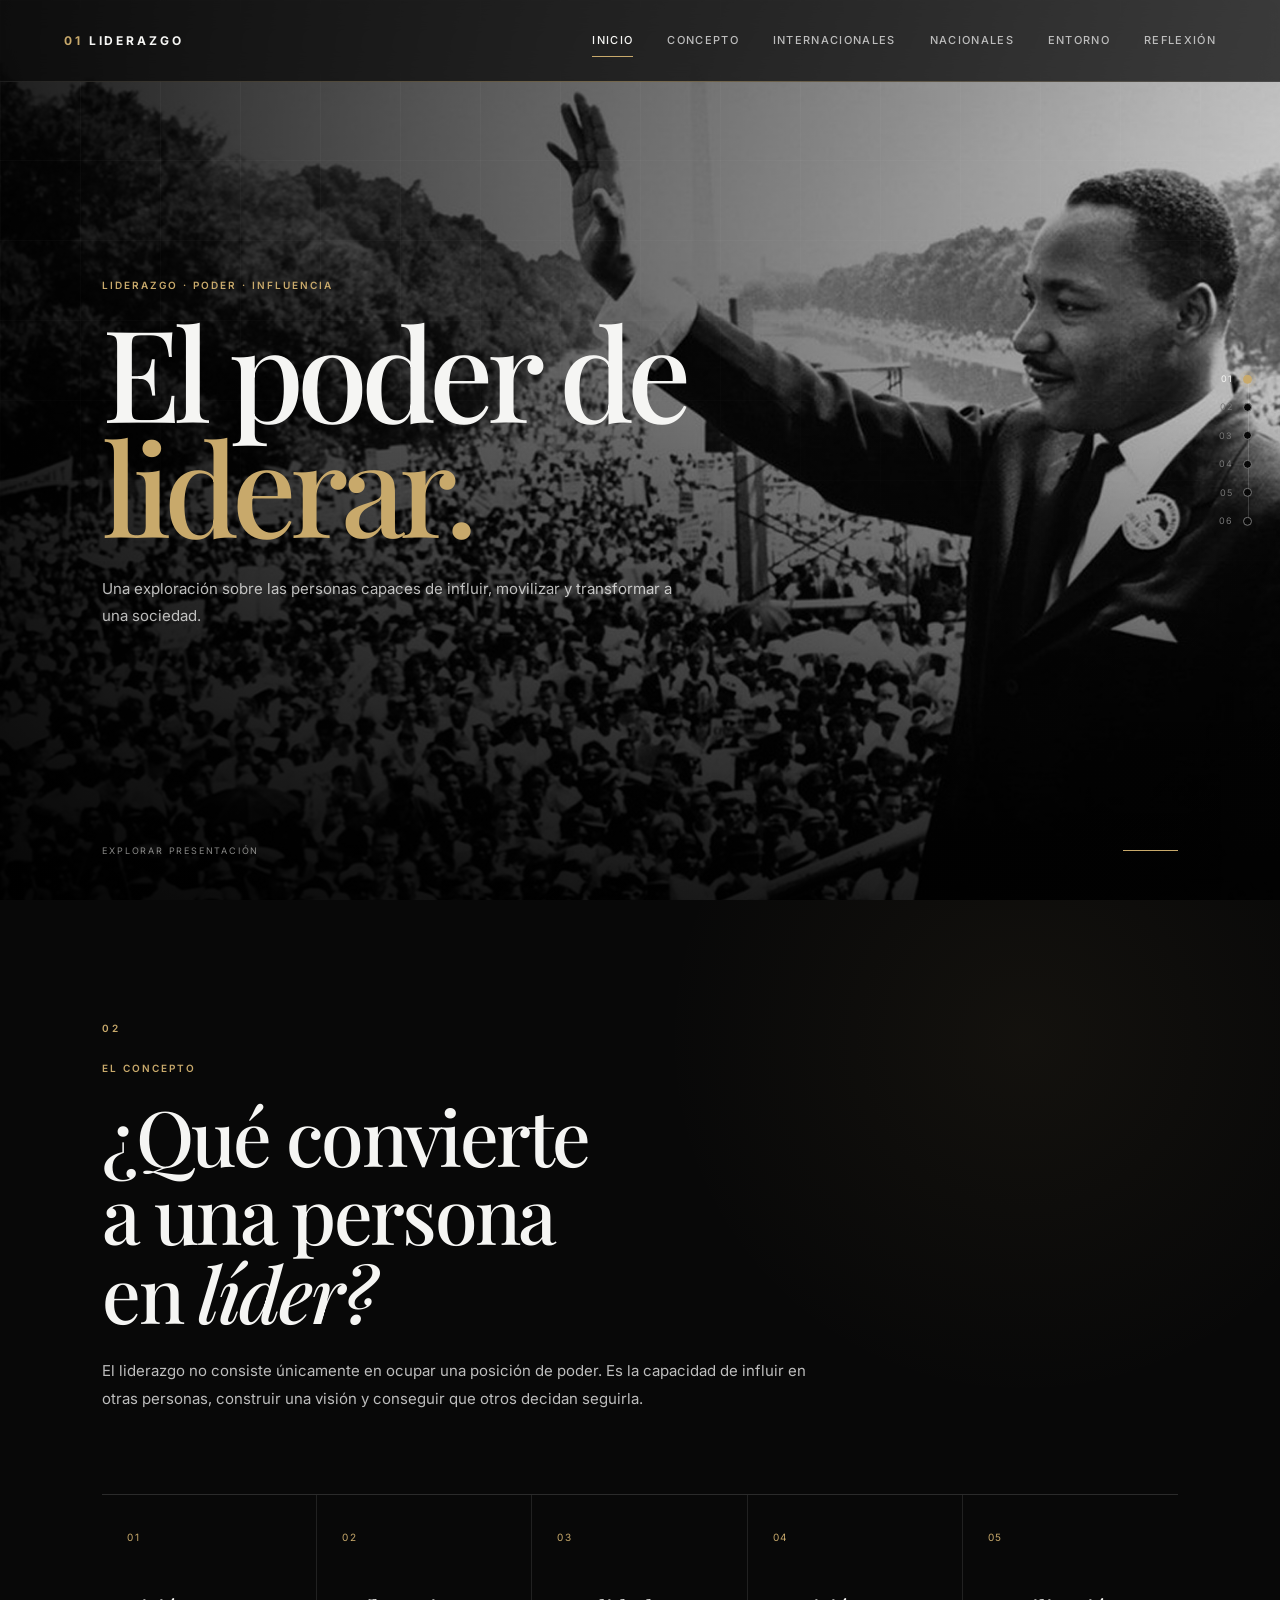
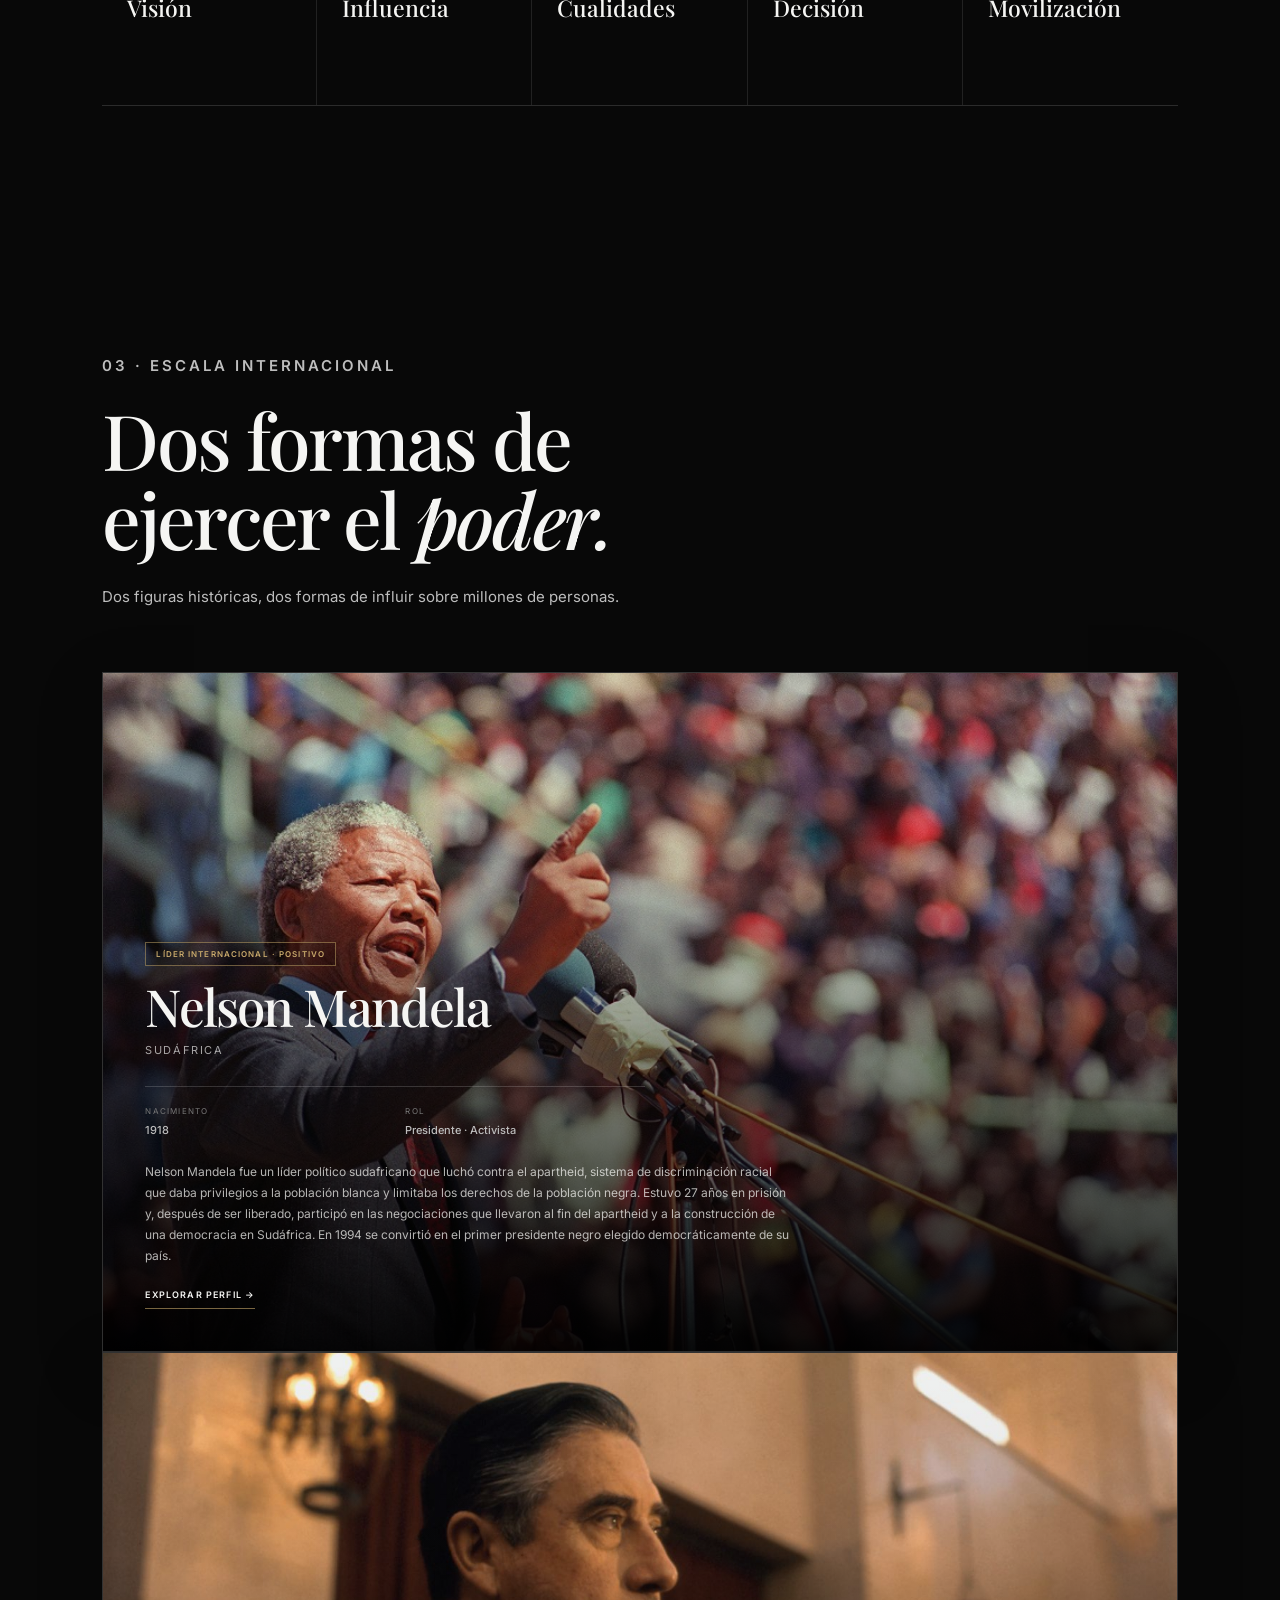
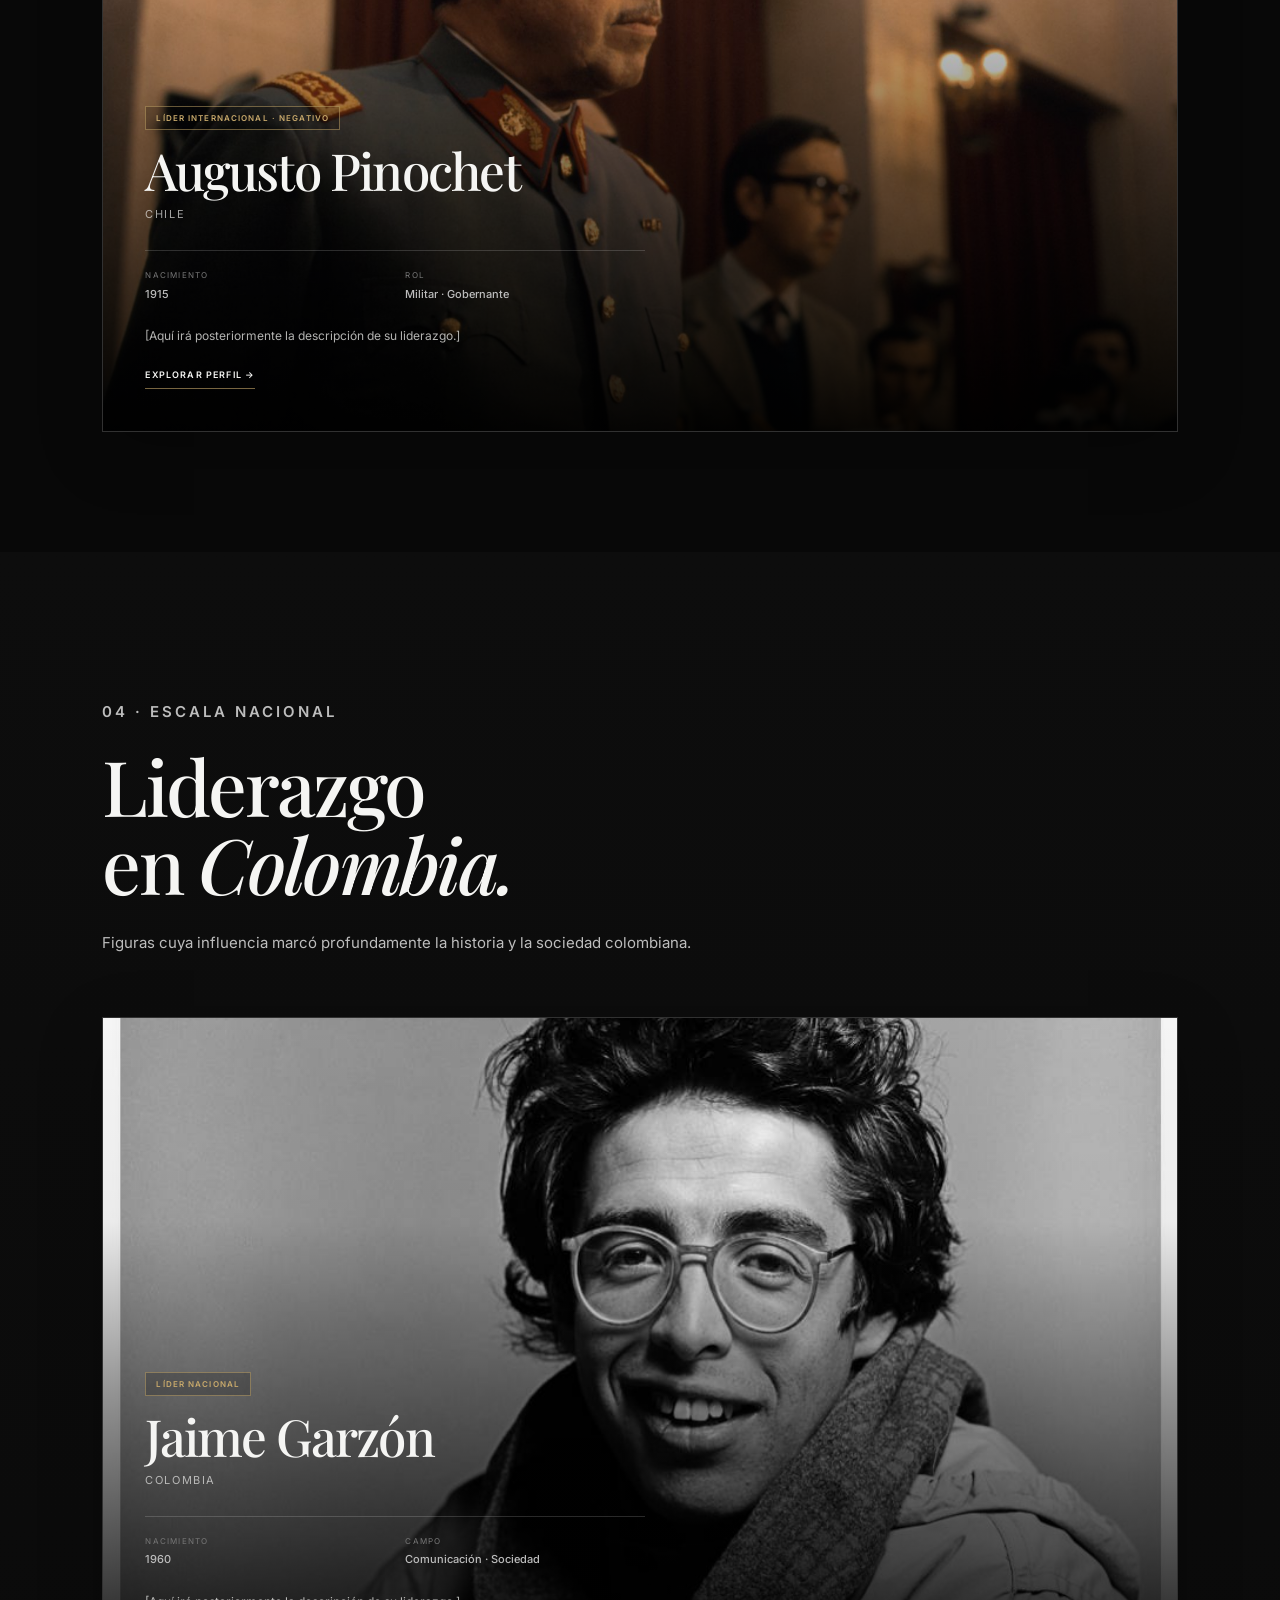
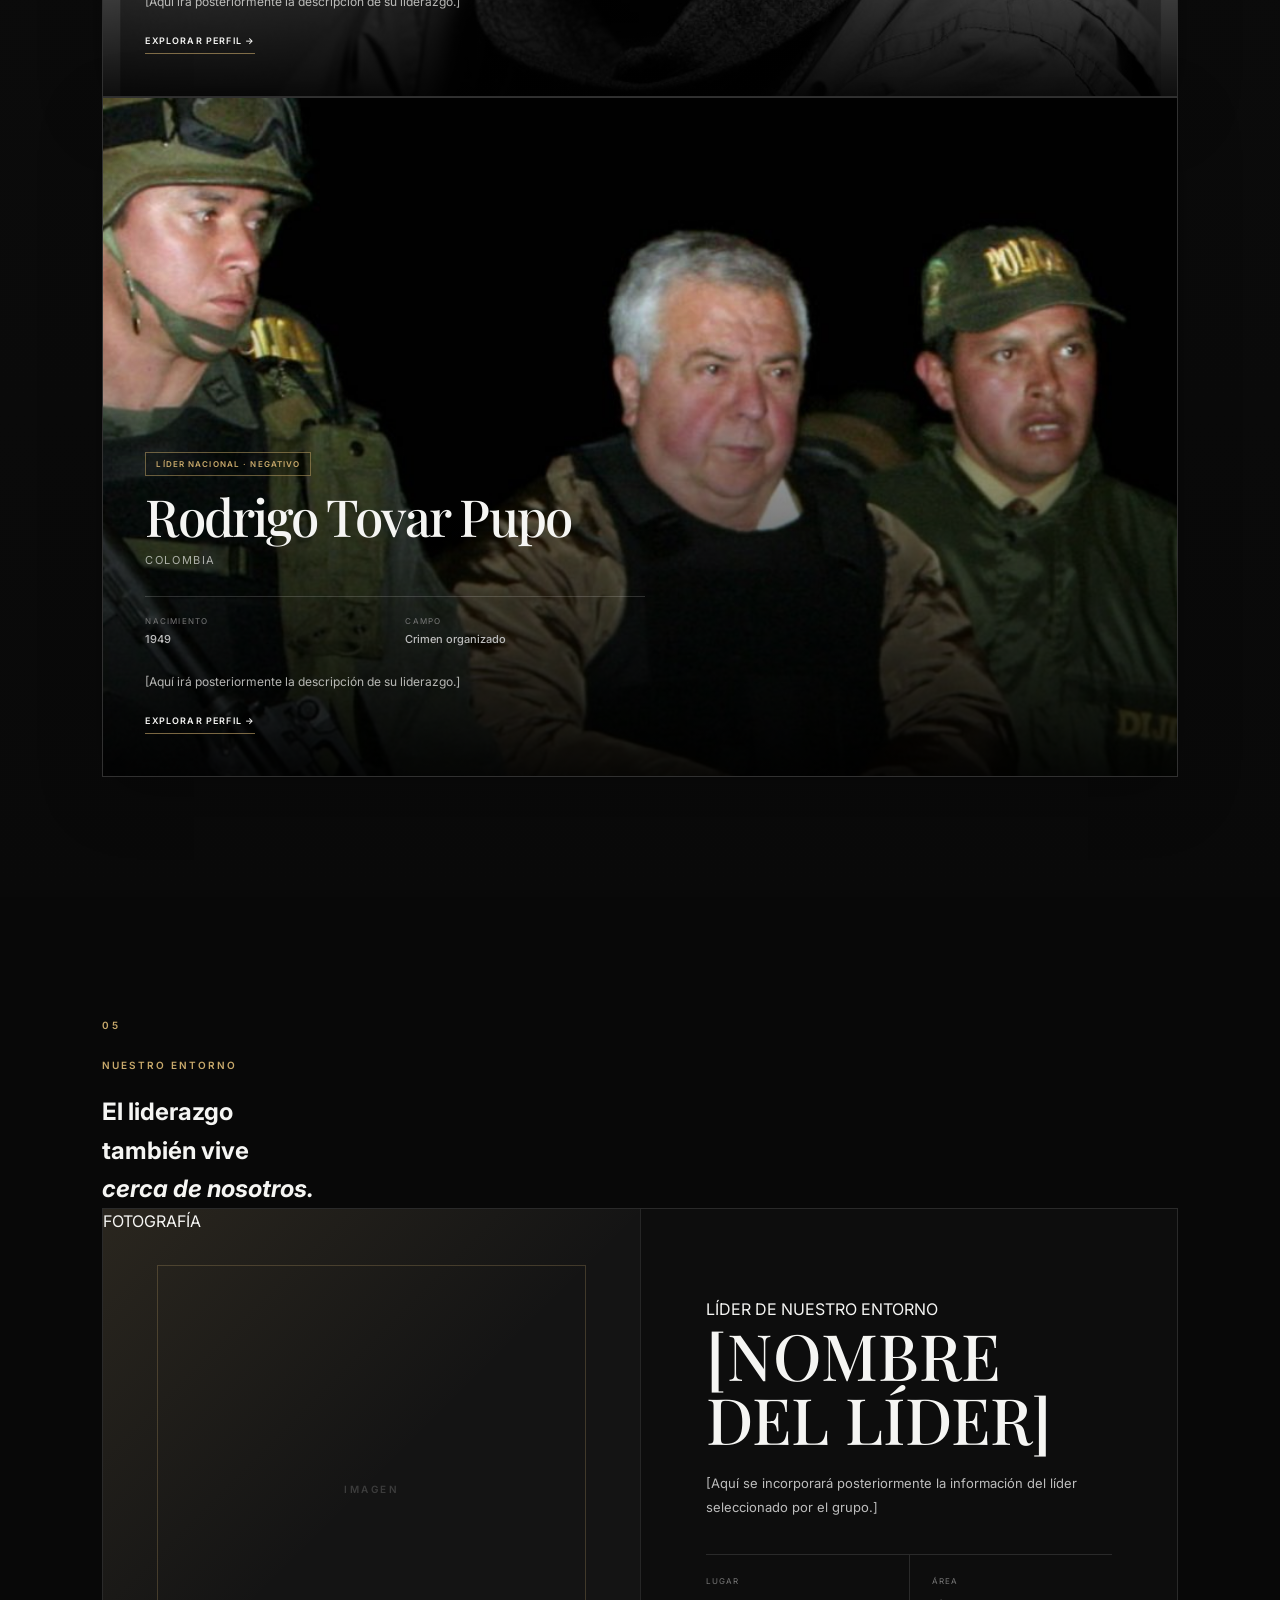
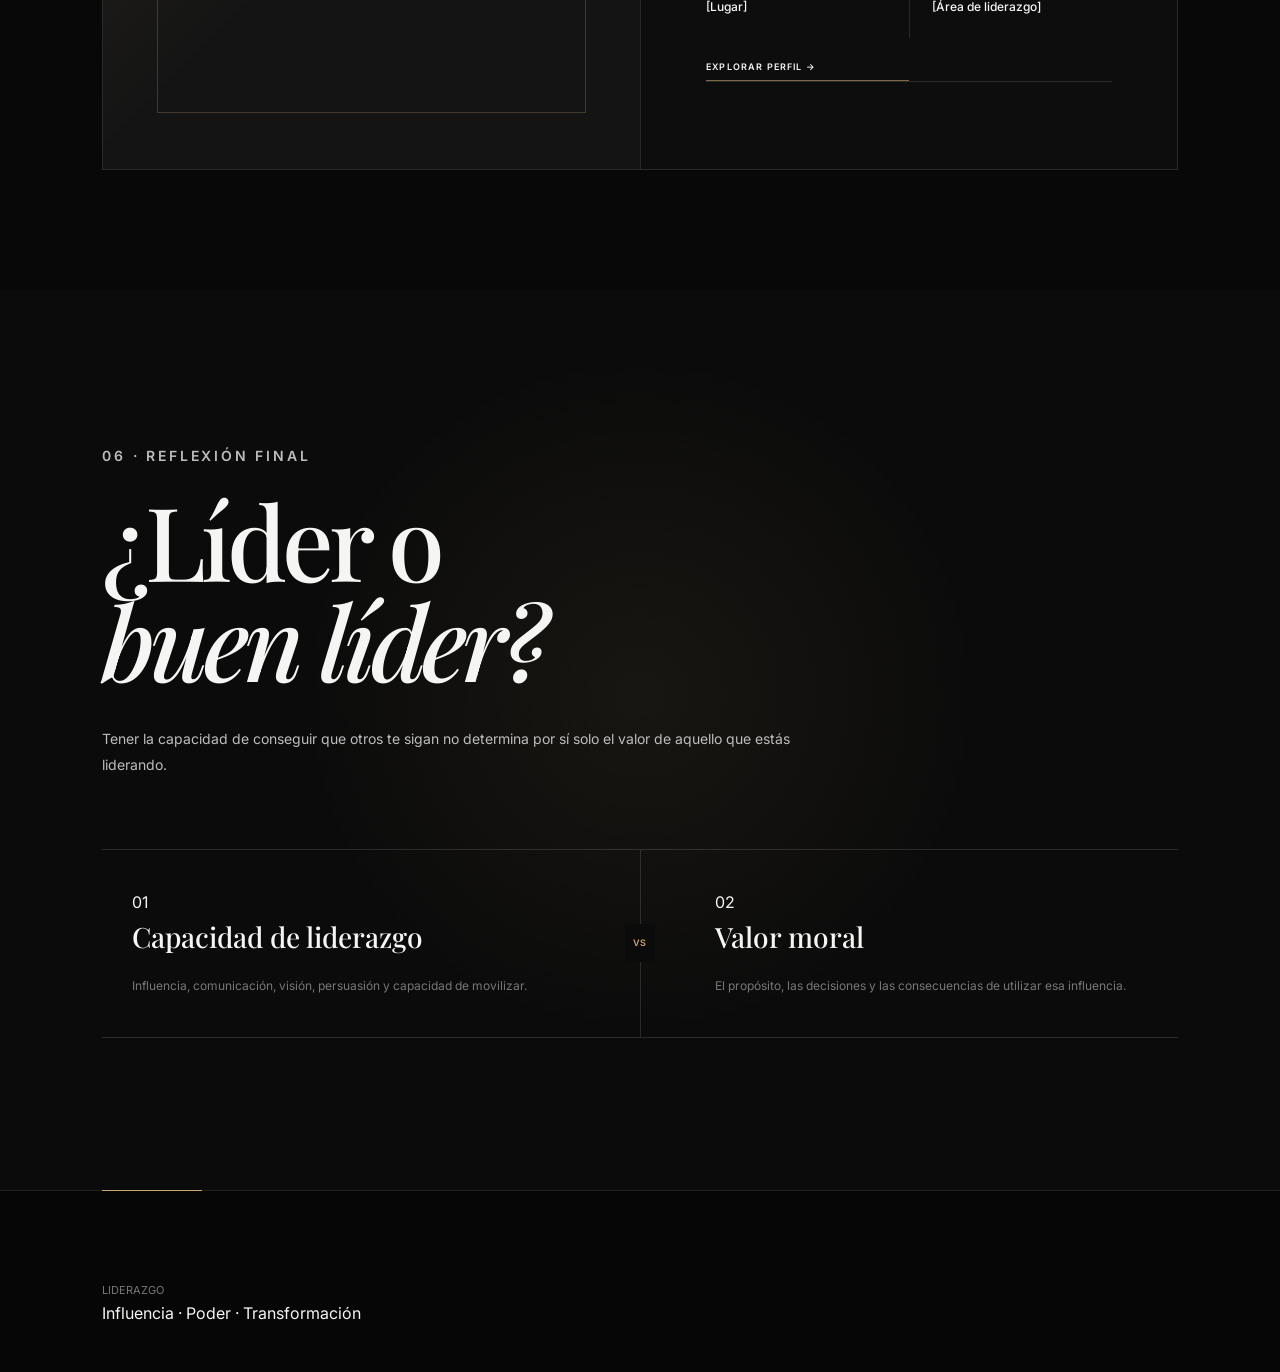
<file: index.html>
<!DOCTYPE html>
<html lang="es">
<head>
    <meta charset="UTF-8">
    <meta name="viewport" content="width=device-width, initial-scale=1.0">

    <title>Liderazgo | Influencia, poder y transformación</title>

    <!-- Fuentes -->
    <link rel="preconnect" href="https://fonts.googleapis.com">
    <link rel="preconnect" href="https://fonts.gstatic.com" crossorigin>
    <link href="https://fonts.googleapis.com/css2?family=Inter:wght@300;400;500;600;700&family=Playfair+Display:wght@400;500;600&display=swap" rel="stylesheet">

    <!-- CSS -->
    <link rel="stylesheet" href="css/style.css">
</head>

<body>

    <!-- =====================================================
         NAVEGACIÓN
    ====================================================== -->

    <header class="site-header">

        <div class="logo">
            <span>01</span>
            <strong>LIDERAZGO</strong>
        </div>

        <nav class="main-nav">
            <a href="#inicio">Inicio</a>
            <a href="#concepto">Concepto</a>
            <a href="#internacionales">Internacionales</a>
            <a href="#nacionales">Nacionales</a>
            <a href="#entorno">Entorno</a>
            <a href="#reflexion">Reflexión</a>
        </nav>

        <button class="menu-button" aria-label="Abrir menú">
            <span></span>
            <span></span>
        </button>

    </header>


    <!-- =====================================================
         INDICADOR LATERAL DE PROGRESO
    ====================================================== -->

    <aside class="side-progress">

        <span class="progress-line"></span>

        <a href="#inicio" class="progress-item active">
            <span>01</span>
        </a>

        <a href="#concepto" class="progress-item">
            <span>02</span>
        </a>

        <a href="#internacionales" class="progress-item">
            <span>03</span>
        </a>

        <a href="#nacionales" class="progress-item">
            <span>04</span>
        </a>

        <a href="#entorno" class="progress-item">
            <span>05</span>
        </a>

        <a href="#reflexion" class="progress-item">
            <span>06</span>
        </a>

    </aside>


    <main>


        <!-- =================================================
             01 — PORTADA
        ================================================== -->

        <section id="inicio" class="hero">

            <div class="hero-background">
                <!--
                    AQUÍ irá posteriormente la imagen principal.
                    Ejemplo:
                    <img src="img/portada.jpg" alt="Imagen relacionada con liderazgo">
                -->
            </div>

            <div class="hero-overlay"></div>

            <div class="hero-content">

                <p class="eyebrow">
                    LIDERAZGO · PODER · INFLUENCIA
                </p>

                <h1>
                    El poder de<br>
                    <span>liderar.</span>
                </h1>

                <p class="hero-description">
                    Una exploración sobre las personas capaces de influir,
                    movilizar y transformar a una sociedad.
                </p>

            </div>

            <div class="hero-footer">

                <span>Explorar presentación</span>

                <div class="scroll-indicator">
                    <span></span>
                </div>

            </div>

        </section>


        <!-- =================================================
             02 — CONCEPTO
        ================================================== -->

        <section id="concepto" class="concept-section">

            <div class="section-number">
                02
            </div>

            <div class="concept-content">

                <p class="eyebrow">
                    EL CONCEPTO
                </p>

                <h2>
                    ¿Qué convierte<br>
                    a una persona<br>
                    en <em>líder?</em>
                </h2>

                <p class="section-introduction">
                    El liderazgo no consiste únicamente en ocupar una posición
                    de poder. Es la capacidad de influir en otras personas,
                    construir una visión y conseguir que otros decidan seguirla.
                </p>

                <div class="leadership-traits">

                    <article class="trait">
                        <span>01</span>
                        <h3>Visión</h3>
                    </article>

                    <article class="trait">
                        <span>02</span>
                        <h3>Influencia</h3>
                    </article>

                    <article class="trait">
                        <span>03</span>
                        <h3>Cualidades</h3>
                    </article>

                    <article class="trait">
                        <span>04</span>
                        <h3>Decisión</h3>
                    </article>

                    <article class="trait">
                        <span>05</span>
                        <h3>Movilización</h3>
                    </article>

                </div>

            </div>

        </section>


        <!-- =================================================
             03 — INTERNACIONALES
        ================================================== -->

        <section id="internacionales" class="leaders-section international-section">

            <div class="section-heading">

                <p class="eyebrow">
                    03 · ESCALA INTERNACIONAL
                </p>

                <h2>
                    Dos formas de<br>
                    ejercer el <em>poder.</em>
                </h2>

                <p>
                    Dos figuras históricas, dos formas de influir
                    sobre millones de personas.
                </p>

            </div>


            <!-- NELSON MANDELA -->

            <article class="leader-card mandela">

                <div class="leader-image">
                    <!-- Imagen de Nelson Mandela -->
                </div>

                <div class="leader-info">

                    <span class="leader-category">
                        LÍDER INTERNACIONAL · POSITIVO
                    </span>

                    <h3>Nelson Mandela</h3>

                    <p class="leader-country">
                        Sudáfrica
                    </p>

                    <div class="leader-details">

                        <div>
                            <span>Nacimiento</span>
                            <strong>1918</strong>
                        </div>

                        <div>
                            <span>Rol</span>
                            <strong>Presidente · Activista</strong>
                        </div>

                    </div>

                    <p class="leader-summary">
                        Nelson Mandela fue un líder político sudafricano que luchó contra el apartheid, sistema de discriminación racial que daba privilegios a la población blanca y limitaba los derechos de la población negra. Estuvo 27 años en prisión y, después de ser liberado, participó en las negociaciones que llevaron al fin del apartheid y a la construcción de una democracia en Sudáfrica. En 1994 se convirtió en el primer presidente negro elegido democráticamente de su país.
                    </p>

                    <a href="Lideres/mandela.html" class="leader-link">
                        Explorar perfil →
                    </a>

                </div>

            </article>


            <!-- AUGUSTO PINOCHET -->

            <article class="leader-card pinochet">

                <div class="leader-image">
                    <!-- Imagen de Augusto Pinochet -->
                </div>

                <div class="leader-info">

                    <span class="leader-category">
                        LÍDER INTERNACIONAL · NEGATIVO
                    </span>

                    <h3>Augusto Pinochet</h3>

                    <p class="leader-country">
                        Chile
                    </p>

                    <div class="leader-details">

                        <div>
                            <span>Nacimiento</span>
                            <strong>1915</strong>
                        </div>

                        <div>
                            <span>Rol</span>
                            <strong>Militar · Gobernante</strong>
                        </div>

                    </div>

                    <p class="leader-summary">
                        [Aquí irá posteriormente la descripción
                        de su liderazgo.]
                    </p>

                    <a href="Lideres/pinochet.html" class="leader-link">
                        Explorar perfil →
                    </a>

                </div>

            </article>

        </section>


        <!-- =================================================
             04 — NACIONALES
        ================================================== -->

        <section id="nacionales" class="leaders-section national-section">

            <div class="section-heading">

                <p class="eyebrow">
                    04 · ESCALA NACIONAL
                </p>

                <h2>
                    Liderazgo<br>
                    en <em>Colombia.</em>
                </h2>

                <p>
                    Figuras cuya influencia marcó profundamente
                    la historia y la sociedad colombiana.
                </p>

            </div>


            <!-- JAIME GARZÓN -->

            <article class="leader-card garzon">

                <div class="leader-image">
                    <!-- Imagen de Jaime Garzón -->
                </div>

                <div class="leader-info">

                    <span class="leader-category">
                        LÍDER NACIONAL
                    </span>

                    <h3>Jaime Garzón</h3>

                    <p class="leader-country">
                        Colombia
                    </p>

                    <div class="leader-details">

                        <div>
                            <span>Nacimiento</span>
                            <strong>1960</strong>
                        </div>

                        <div>
                            <span>Campo</span>
                            <strong>Comunicación · Sociedad</strong>
                        </div>

                    </div>

                    <p class="leader-summary">
                        [Aquí irá posteriormente la descripción
                        de su liderazgo.]
                    </p>

                    <a href="Lideres/garzon.html" class="leader-link">
                        Explorar perfil →
                    </a>

                </div>

            </article>


            <!-- PABLO ESCOBAR -->

            <article class="leader-card escobar">

                <div class="leader-image">
                    <!-- Imagen de Pablo Escobar -->
                </div>

                <div class="leader-info">

                    <span class="leader-category">
                        LÍDER NACIONAL · NEGATIVO
                    </span>

                    <h3>Rodrigo Tovar Pupo</h3>

                    <p class="leader-country">
                        Colombia
                    </p>

                    <div class="leader-details">

                        <div>
                            <span>Nacimiento</span>
                            <strong>1949</strong>
                        </div>

                        <div>
                            <span>Campo</span>
                            <strong>Crimen organizado</strong>
                        </div>

                    </div>

                    <p class="leader-summary">
                        [Aquí irá posteriormente la descripción
                        de su liderazgo.]
                    </p>

                    <a href="Lideres/escobar.html" class="leader-link">
                        Explorar perfil →
                    </a>

                </div>

            </article>

        </section>


        <!-- =================================================
             05 — LÍDER DEL ENTORNO
        ================================================== -->

        <section id="entorno" class="environment-section">

            <div class="section-number">
                05
            </div>

            <div class="environment-content">

                <p class="eyebrow">
                    NUESTRO ENTORNO
                </p>

                <h2>
                    El liderazgo<br>
                    también vive<br>
                    <em>cerca de nosotros.</em>
                </h2>

                <div class="environment-placeholder">

                    <div class="placeholder-image">
                        <span>FOTOGRAFÍA</span>
                    </div>

                    <div class="placeholder-info">

                        <span>LÍDER DE NUESTRO ENTORNO</span>

                        <h3>
                            [NOMBRE DEL LÍDER]
                        </h3>

                        <p>
                            [Aquí se incorporará posteriormente
                            la información del líder seleccionado
                            por el grupo.]
                        </p>

                        <div class="placeholder-data">

                            <div>
                                <span>Lugar</span>
                                <strong>[Lugar]</strong>
                            </div>

                            <div>
                                <span>Área</span>
                                <strong>[Área de liderazgo]</strong>
                            </div>
                            <a href="Lideres/L.Entorno.html" class="leader-link">
                        Explorar perfil →
                    </a>

                        </div>

                    </div>

                </div>

            </div>

        </section>


        <!-- =================================================
             06 — REFLEXIÓN
        ================================================== -->

        <section id="reflexion" class="reflection-section">

            <div class="reflection-content">

                <p class="eyebrow">
                    06 · REFLEXIÓN FINAL
                </p>

                <h2>
                    ¿Líder o<br>
                    <em>buen líder?</em>
                </h2>

                <p>
                    Tener la capacidad de conseguir que otros te sigan
                    no determina por sí solo el valor de aquello que
                    estás liderando.
                </p>

                <div class="reflection-comparison">

                    <div class="comparison-item">

                        <span>01</span>

                        <h3>
                            Capacidad de liderazgo
                        </h3>

                        <p>
                            Influencia, comunicación, visión,
                            persuasión y capacidad de movilizar.
                        </p>

                    </div>


                    <div class="comparison-divider">
                        <span>VS</span>
                    </div>


                    <div class="comparison-item">

                        <span>02</span>

                        <h3>
                            Valor moral
                        </h3>

                        <p>
                            El propósito, las decisiones y las
                            consecuencias de utilizar esa influencia.
                        </p>

                    </div>

                </div>

            </div>

        </section>


        <!-- =================================================
             CIERRE
        ================================================== -->

        <footer class="site-footer">

            <p>
                LIDERAZGO
            </p>

            <span>
                Influencia · Poder · Transformación
            </span>

        </footer>


    </main>


    <!-- =====================================================
         JAVASCRIPT
    ====================================================== -->

    <script src="js/script.js"></script>

</body>
</html>
</file>
<file: css/style.css>
/* =========================================
   EL ROSTRO DEL LIDERAZGO
   STYLE.CSS
   Compatible específicamente con index.html
   ========================================= */

@import url('https://fonts.googleapis.com/css2?family=Inter:wght@300;400;500;600;700&family=Playfair+Display:wght@400;500;600;700&display=swap');


/* =========================================
   VARIABLES
   ========================================= */

:root {
    --negro: #080808;
    --negro-suave: #101010;
    --gris-oscuro: #181818;
    --gris-medio: #333333;
    --gris: #777777;
    --gris-claro: #bdbdbd;
    --blanco: #f5f5f3;
    --dorado: #c8a96b;

    --serif: 'Playfair Display', Georgia, serif;
    --sans: 'Inter', Arial, sans-serif;

    --header-height: 82px;
}


/* =========================================
   RESET
   ========================================= */

* {
    margin: 0;
    padding: 0;
    box-sizing: border-box;
}

html {
    scroll-behavior: smooth;
    background: var(--negro);
}

body {
    background: var(--negro);
    color: var(--blanco);
    font-family: var(--sans);
    font-weight: 400;
    line-height: 1.6;
    overflow-x: hidden;
}

body.menu-open {
    overflow: hidden;
}

a {
    color: inherit;
    text-decoration: none;
}

button {
    border: none;
    background: none;
    color: inherit;
    font: inherit;
    cursor: pointer;
}

img {
    display: block;
    max-width: 100%;
}

::selection {
    background: var(--dorado);
    color: var(--negro);
}


/* =========================================
   SCROLLBAR
   ========================================= */

::-webkit-scrollbar {
    width: 8px;
}

::-webkit-scrollbar-track {
    background: var(--negro);
}

::-webkit-scrollbar-thumb {
    background: #3a3a3a;
    border-radius: 10px;
}

::-webkit-scrollbar-thumb:hover {
    background: var(--dorado);
}


/* =========================================
   HEADER
   ========================================= */

.site-header {
    position: fixed;
    top: 0;
    left: 0;
    width: 100%;
    height: var(--header-height);

    display: flex;
    align-items: center;
    justify-content: space-between;

    padding: 0 5%;

    z-index: 1000;

    background: rgba(8, 8, 8, 0.72);
    border-bottom: 1px solid rgba(255, 255, 255, 0.08);

    backdrop-filter: blur(14px);
    -webkit-backdrop-filter: blur(14px);
}

.site-header::after {
    content: "";

    position: absolute;
    bottom: -1px;
    left: 0;

    width: 100%;
    height: 1px;

    background: linear-gradient(
        90deg,
        transparent,
        rgba(200, 169, 107, 0.45),
        transparent
    );
}


/* LOGO */

.logo {
    font-size: 12px;
    font-weight: 700;
    letter-spacing: 0.24em;
    text-transform: uppercase;
}

.logo span {
    color: var(--dorado);
}


/* NAV */

.main-nav {
    display: flex;
    align-items: center;
    gap: 34px;
}

.main-nav a {
    position: relative;

    color: var(--gris-claro);

    font-size: 11px;
    font-weight: 500;
    letter-spacing: 0.12em;
    text-transform: uppercase;

    transition: color 0.3s ease;
}

.main-nav a::after {
    content: "";

    position: absolute;
    left: 0;
    bottom: -8px;

    width: 0;
    height: 1px;

    background: var(--dorado);

    transition: width 0.3s ease;
}

.main-nav a:hover,
.main-nav a.active {
    color: var(--blanco);
}

.main-nav a:hover::after,
.main-nav a.active::after {
    width: 100%;
}


/* MENU MOBILE */

.menu-button {
    display: none;

    position: relative;

    width: 42px;
    height: 42px;

    align-items: center;
    justify-content: center;

    border: 1px solid rgba(255, 255, 255, 0.16);
}

.menu-button span,
.menu-button::before,
.menu-button::after {
    content: "";

    position: absolute;

    width: 18px;
    height: 1px;

    background: var(--blanco);
}

.menu-button span {
    transform: translateY(0);
}

.menu-button::before {
    transform: translateY(-6px);
}

.menu-button::after {
    transform: translateY(6px);
}


/* =========================================
   SIDE PROGRESS
   ========================================= */

.side-progress {
    position: fixed;

    top: 50%;
    right: 28px;

    transform: translateY(-50%);

    z-index: 900;

    display: flex;
    flex-direction: column;
    align-items: flex-end;

    gap: 14px;
}

.progress-line {
    position: absolute;

    top: 5px;
    right: 3px;

    width: 1px;
    height: calc(100% - 10px);

    background: rgba(255, 255, 255, 0.16);
}

.progress-item {
    position: relative;
    z-index: 2;

    display: flex;
    align-items: center;

    gap: 10px;

    color: var(--gris);

    font-size: 9px;
    letter-spacing: 0.1em;
    text-transform: uppercase;

    transition: color 0.3s ease;
}

.progress-item::after {
    content: "";

    width: 7px;
    height: 7px;

    border: 1px solid var(--gris);
    border-radius: 50%;

    background: var(--negro);

    transition: all 0.3s ease;
}

.progress-item:hover,
.progress-item.active {
    color: var(--blanco);
}

.progress-item.active::after {
    border-color: var(--dorado);
    background: var(--dorado);

    box-shadow:
        0 0 0 4px rgba(200, 169, 107, 0.12);
}


/* =========================================
   SECCIONES GENERALES
   ========================================= */

section {
    position: relative;

    min-height: 100vh;

    padding: 120px 8%;
}

.section-number {
    display: block;

    margin-bottom: 18px;

    color: var(--dorado);

    font-size: 10px;
    font-weight: 600;

    letter-spacing: 0.22em;
}

.eyebrow {
    display: inline-block;

    margin-bottom: 20px;

    color: var(--dorado);

    font-size: 10px;
    font-weight: 600;

    letter-spacing: 0.2em;
    text-transform: uppercase;
}


/* =========================================
   TITULOS
   ========================================= */

.section-heading {
    max-width: 950px;
    margin-bottom: 60px;
}

.section-heading h2,
.concept-content h2 {
    max-width: 850px;

    color: var(--blanco);

    font-family: var(--serif);

    font-size: clamp(42px, 6vw, 82px);

    font-weight: 500;

    line-height: 1.02;

    letter-spacing: -0.035em;
}

.section-heading h2 span,
.concept-content h2 span {
    color: var(--dorado);
}

.section-heading p,
.section-introduction {
    max-width: 720px;

    margin-top: 26px;

    color: var(--gris-claro);

    font-size: 15px;

    line-height: 1.9;
}


/* =========================================
   HERO
   ========================================= */

.hero {
    min-height: 100vh;
    height: 100vh;

    padding: 0;

    display: flex;
    align-items: center;

    overflow: hidden;
}

.hero-background {
    position: absolute;
    inset: 0;

    background-image: url('../images/hero.jpg');

    background-size: cover;
    background-position: center center;

    transform: scale(1.02);
}

.hero-overlay {
    position: absolute;
    inset: 0;

    background:
        linear-gradient(
            90deg,
            rgba(0, 0, 0, 0.88) 0%,
            rgba(0, 0, 0, 0.58) 45%,
            rgba(0, 0, 0, 0.22) 100%
        ),
        linear-gradient(
            0deg,
            rgba(0, 0, 0, 0.78) 0%,
            transparent 55%
        );
}

.hero::before {
    content: "";

    position: absolute;
    inset: 0;

    z-index: 1;

    pointer-events: none;

    background-image:
        linear-gradient(
            rgba(255,255,255,0.035) 1px,
            transparent 1px
        ),
        linear-gradient(
            90deg,
            rgba(255,255,255,0.035) 1px,
            transparent 1px
        );

    background-size: 80px 80px;

    mask-image: linear-gradient(
        to bottom,
        black,
        transparent 75%
    );

    -webkit-mask-image: linear-gradient(
        to bottom,
        black,
        transparent 75%
    );
}

.hero-content {
    position: relative;

    z-index: 3;

    max-width: 900px;

    padding: 0 8%;

    animation: aparecer 1.2s ease forwards;
}

.hero h1 {
    max-width: 900px;

    font-family: var(--serif);

    font-size: clamp(64px, 10vw, 150px);

    font-weight: 500;

    line-height: 0.9;

    letter-spacing: -0.055em;
}

.hero h1 span {
    display: block;

    color: var(--dorado);
}

.hero-description {
    max-width: 590px;

    margin-top: 32px;

    color: rgba(245, 245, 243, 0.76);

    font-size: 15px;

    line-height: 1.8;
}

.hero-footer {
    position: absolute;

    bottom: 42px;
    left: 8%;
    right: 8%;

    z-index: 3;

    display: flex;
    align-items: center;
    justify-content: space-between;
}

.hero-footer > span {
    color: rgba(245, 245, 243, 0.55);

    font-size: 9px;

    letter-spacing: 0.2em;

    text-transform: uppercase;
}

.scroll-indicator {
    display: flex;
    align-items: center;

    gap: 12px;

    color: var(--gris-claro);

    font-size: 9px;

    letter-spacing: 0.15em;

    text-transform: uppercase;
}

.scroll-indicator::after {
    content: "";

    width: 55px;
    height: 1px;

    background: var(--dorado);

    animation: pulsoLinea 2s ease-in-out infinite;
}


/* =========================================
   CONCEPTO
   ========================================= */

.concept-section {
    background:
        radial-gradient(
            circle at 80% 15%,
            rgba(200, 169, 107, 0.06),
            transparent 28%
        ),
        var(--negro);
}

.concept-content {
    max-width: 1100px;
}

.leadership-traits {
    display: grid;

    grid-template-columns: repeat(5, 1fr);

    margin-top: 80px;

    border-top: 1px solid rgba(255, 255, 255, 0.14);
    border-bottom: 1px solid rgba(255, 255, 255, 0.14);
}

.trait {
    position: relative;

    min-height: 210px;

    padding: 34px 25px;

    border-right: 1px solid rgba(255, 255, 255, 0.1);

    transition:
        background 0.35s ease,
        border-color 0.35s ease;
}

.trait:last-child {
    border-right: 0;
}

.trait:hover {
    background: rgba(255, 255, 255, 0.025);

    border-color: rgba(200, 169, 107, 0.35);
}

.trait > span {
    display: block;

    margin-bottom: 45px;

    color: var(--dorado);

    font-size: 10px;

    letter-spacing: 0.16em;
}

.trait h3 {
    margin-bottom: 12px;

    font-family: var(--serif);

    font-size: 23px;

    font-weight: 500;
}

.trait p {
    color: var(--gris);

    font-size: 12px;

    line-height: 1.7;
}


/* =========================================
   SECCIONES DE LÍDERES
   ========================================= */

.leaders-section {
    background: var(--negro);
}

.international-section {
    padding-top: 100px;
}

.leaders-grid {
    display: grid;

    grid-template-columns:
        repeat(2, minmax(0, 1fr));

    gap: 28px;
}


/* =========================================
   TARJETAS DE LÍDERES
   ========================================= */

/*
   IMPORTANTE:

   Tu index.html utiliza:

   .leader-card
   .leader-image
   .leader-info
   .leader-category
   .leader-country
   .leader-details
   .leader-summary
   .leader-link

   Por eso TODO el CSS está adaptado
   exactamente a esas clases.
*/

.leader-card {
    position: relative;

    min-height: 680px;

    overflow: hidden;

    isolation: isolate;

    border: 1px solid rgba(255, 255, 255, 0.11);

    background: var(--gris-oscuro);

    box-shadow:
        0 18px 60px rgba(0, 0, 0, 0.24);

    transition:
        border-color 0.45s ease,
        box-shadow 0.45s ease;
}


/*
   NO movemos la tarjeta hacia arriba
   cuando se hace hover.

   Esto corrige el problema de que la tarjeta
   tape el título o el texto cercano.
*/

.leader-card:hover {
    border-color: rgba(200, 169, 107, 0.42);

    box-shadow:
        0 24px 75px rgba(0, 0, 0, 0.38);
}


/* =========================================
   IMAGEN DEL LÍDER
   ========================================= */

.leader-image {
    position: absolute;

    inset: 0;

    z-index: 0;

    background-color: #111;

    background-repeat: no-repeat;

    background-size: cover;

    background-position: center;

    transform: scale(1);

    transition:
        transform 0.9s
        cubic-bezier(0.2, 0.7, 0.2, 1);
}

.leader-card:hover .leader-image {
    transform: scale(1.035);
}


/* =========================================
   DEGRADADO SOBRE LA IMAGEN
   ========================================= */

.leader-card::after {
    content: "";

    position: absolute;

    inset: 0;

    z-index: 1;

    pointer-events: none;

    background:
        linear-gradient(
            180deg,
            rgba(0, 0, 0, 0.04) 0%,
            rgba(0, 0, 0, 0.08) 30%,
            rgba(0, 0, 0, 0.42) 55%,
            rgba(0, 0, 0, 0.94) 100%
        );
}


/* =========================================
   INFORMACIÓN DEL LÍDER
   ========================================= */

.leader-info {
    position: absolute;

    left: 0;
    right: 0;
    bottom: 0;

    z-index: 3;

    padding: 42px;
}


/* CATEGORÍA */

.leader-category {
    display: inline-block;

    margin-bottom: 15px;

    padding: 7px 10px;

    border: 1px solid rgba(200, 169, 107, 0.5);

    color: var(--dorado);

    font-size: 8px;

    font-weight: 600;

    letter-spacing: 0.14em;

    line-height: 1;

    text-transform: uppercase;

    background: rgba(0, 0, 0, 0.2);
}


/* NOMBRE */

.leader-info h3 {
    color: var(--blanco);

    font-family: var(--serif);

    font-size: clamp(38px, 4vw, 58px);

    font-weight: 500;

    line-height: 1;

    letter-spacing: -0.035em;
}


/* PAÍS */

.leader-country {
    margin-top: 10px;

    color: rgba(245, 245, 243, 0.66);

    font-size: 11px;

    letter-spacing: 0.14em;

    text-transform: uppercase;
}


/* DATOS */

.leader-details {
    display: grid;

    grid-template-columns:
        repeat(2, minmax(0, 1fr));

    gap: 20px;

    max-width: 500px;

    margin-top: 26px;

    padding-top: 18px;

    border-top: 1px solid rgba(255, 255, 255, 0.16);
}

.leader-details div {
    display: flex;

    flex-direction: column;

    gap: 4px;
}

.leader-details span {
    color: var(--gris);

    font-size: 8px;

    letter-spacing: 0.15em;

    text-transform: uppercase;
}

.leader-details strong {
    color: var(--gris-claro);

    font-size: 11px;

    font-weight: 500;
}


/* DESCRIPCIÓN */

.leader-summary {
    max-width: 650px;

    margin-top: 22px;

    color: rgba(245, 245, 243, 0.73);

    font-size: 12px;

    line-height: 1.75;
}


/* BOTÓN / ENLACE */

.leader-link {
    display: inline-flex;

    align-items: center;

    gap: 10px;

    margin-top: 22px;

    padding-bottom: 5px;

    border-bottom: 1px solid rgba(200, 169, 107, 0.6);

    color: var(--blanco);

    font-size: 9px;

    font-weight: 600;

    letter-spacing: 0.13em;

    text-transform: uppercase;

    transition:
        color 0.3s ease,
        gap 0.3s ease,
        border-color 0.3s ease;
}

.leader-link:hover {
    gap: 16px;

    color: var(--dorado);

    border-color: var(--dorado);
}


/* =========================================
   IMÁGENES INTERNACIONALES
   ========================================= */

/* NELSON MANDELA */

#internacionales
.leader-card.mandela
.leader-image {
    background-image:
        url('../images/mandela.jpg');

    background-size: cover;

    background-position: center center;
}


/* AUGUSTO PINOCHET */

#internacionales
.leader-card.pinochet
.leader-image {
    background-image:
        url('../images/pinochet.jpg');

    background-size: cover;

    /*
       Un poco hacia arriba porque la imagen
       original es vertical.
    */

    background-position: center 18%;
}


/* =========================================
   NACIONALES
   ========================================= */

.national-section {
    background:
        linear-gradient(
            180deg,
            #0d0d0d 0%,
            #090909 100%
        );
}

.national-grid {
    display: grid;

    grid-template-columns:
        repeat(2, minmax(0, 1fr));

    gap: 28px;
}


/* JAIME GARZÓN */

#nacionales
.leader-card.garzon
.leader-image {
    background-image:
        url('../images/garzon.jpg');

    background-size: cover;

    background-position: center 35%;
}


/* PABLO ESCOBAR */

#nacionales
.leader-card.escobar
.leader-image {
    background-image:
        url('../images/escobar.jpg');

    /*
       contain evita que la imagen
       quede demasiado ampliada.
    */

    background-size: cover;

    background-position: center;

    background-color: #111;
}


/* =========================================
   LÍDER DEL ENTORNO
   ========================================= */

.environment-section {
    background: var(--negro);
}

.environment-content {
    max-width: 1150px;
}

.environment-placeholder {
    display: grid;

    grid-template-columns:
        minmax(0, 1fr)
        minmax(0, 1fr);

    min-height: 560px;

    border: 1px solid rgba(255, 255, 255, 0.12);

    background: #0d0d0d;

    overflow: hidden;
}


/* ESPACIO DE IMAGEN */

.placeholder-image {
    position: relative;

    min-height: 560px;

    background:
        linear-gradient(
            135deg,
            rgba(200, 169, 107, 0.12),
            transparent 50%
        ),
        #141414;
}

.placeholder-image::before {
    content: "";

    position: absolute;

    inset: 10%;

    border: 1px solid rgba(200, 169, 107, 0.25);
}

.placeholder-image::after {
    content: "IMAGEN";

    position: absolute;

    top: 50%;
    left: 50%;

    transform: translate(-50%, -50%);

    color: rgba(245, 245, 243, 0.18);

    font-size: 10px;

    font-weight: 600;

    letter-spacing: 0.25em;
}


/* INFORMACIÓN */

.placeholder-info {
    display: flex;

    flex-direction: column;

    justify-content: center;

    padding: 65px;

    border-left:
        1px solid rgba(255, 255, 255, 0.1);
}

.placeholder-info h3 {
    max-width: 500px;

    margin-bottom: 20px;

    font-family: var(--serif);

    font-size: clamp(38px, 5vw, 65px);

    font-weight: 500;

    line-height: 1;
}

.placeholder-info p {
    max-width: 500px;

    color: var(--gris-claro);

    font-size: 13px;

    line-height: 1.85;
}


/* DATOS DEL LÍDER LOCAL */

.placeholder-data {
    display: grid;

    grid-template-columns:
        repeat(2, 1fr);

    max-width: 500px;

    margin-top: 35px;

    border-top:
        1px solid rgba(255, 255, 255, 0.12);

    border-bottom:
        1px solid rgba(255, 255, 255, 0.12);
}

.placeholder-data div {
    padding: 20px 0;
}

.placeholder-data div + div {
    padding-left: 22px;

    border-left:
        1px solid rgba(255, 255, 255, 0.12);
}

.placeholder-data span {
    display: block;

    margin-bottom: 5px;

    color: var(--gris);

    font-size: 8px;

    letter-spacing: 0.14em;

    text-transform: uppercase;
}

.placeholder-data strong {
    color: var(--blanco);

    font-size: 12px;

    font-weight: 500;
}


/* =========================================
   REFLEXIÓN
   ========================================= */

.reflection-section {
    display: flex;

    align-items: center;

    background:
        radial-gradient(
            circle at 50% 45%,
            rgba(200, 169, 107, 0.07),
            transparent 42%
        ),
        #0b0b0b;
}

.reflection-content {
    width: 100%;
}

.reflection-content h2 {
    max-width: 1000px;

    margin-bottom: 35px;

    font-family: var(--serif);

    font-size: clamp(48px, 8vw, 110px);

    font-weight: 500;

    line-height: 0.98;

    letter-spacing: -0.05em;
}

.reflection-content > p {
    max-width: 750px;

    color: var(--gris-claro);

    font-size: 14px;

    line-height: 1.9;
}


/* COMPARACIÓN */

.reflection-comparison {
    display: grid;

    grid-template-columns:
        1fr 90px 1fr;

    align-items: stretch;

    margin-top: 70px;

    border-top:
        1px solid rgba(255, 255, 255, 0.13);

    border-bottom:
        1px solid rgba(255, 255, 255, 0.13);
}

.comparison-item {
    padding: 40px 30px;
}

.comparison-item h3 {
    margin-bottom: 15px;

    font-family: var(--serif);

    font-size: 28px;

    font-weight: 500;
}

.comparison-item p {
    color: var(--gris);

    font-size: 12px;

    line-height: 1.8;
}

.comparison-divider {
    position: relative;

    display: flex;

    align-items: center;

    justify-content: center;
}

.comparison-divider::before {
    content: "";

    width: 1px;
    height: 100%;

    background:
        rgba(255, 255, 255, 0.13);
}

.comparison-divider span {
    position: absolute;

    padding: 12px 8px;

    background: #0b0b0b;

    color: var(--dorado);

    font-size: 9px;

    font-weight: 600;

    letter-spacing: 0.1em;
}


/* =========================================
   FOOTER
   ========================================= */

.site-footer {
    position: relative;

    padding: 70px 8% 45px;

    border-top:
        1px solid rgba(255, 255, 255, 0.1);

    background: #060606;
}

.site-footer::before {
    content: "";

    position: absolute;

    top: -1px;
    left: 8%;

    width: 100px;
    height: 1px;

    background: var(--dorado);
}

.footer-main {
    display: flex;

    justify-content: space-between;

    gap: 40px;
}

.site-footer h2 {
    max-width: 650px;

    font-family: var(--serif);

    font-size: clamp(32px, 5vw, 68px);

    font-weight: 500;

    line-height: 1;
}

.site-footer p {
    max-width: 520px;

    margin-top: 20px;

    color: var(--gris);

    font-size: 11px;

    line-height: 1.8;
}

.footer-bottom {
    display: flex;

    justify-content: space-between;

    gap: 25px;

    margin-top: 70px;

    padding-top: 22px;

    border-top:
        1px solid rgba(255, 255, 255, 0.09);

    color: #555;

    font-size: 8px;

    letter-spacing: 0.12em;

    text-transform: uppercase;
}


/* =========================================
   ANIMACIONES
   ========================================= */

@keyframes aparecer {

    from {
        opacity: 0;
        transform: translateY(30px);
    }

    to {
        opacity: 1;
        transform: translateY(0);
    }
}

@keyframes pulsoLinea {

    0%,
    100% {
        width: 45px;
        opacity: 0.45;
    }

    50% {
        width: 65px;
        opacity: 1;
    }
}


/* =========================================
   ANIMACIONES PARA JAVASCRIPT
   ========================================= */

.reveal {
    opacity: 0;

    transform: translateY(30px);

    transition:
        opacity 0.8s ease,
        transform 0.8s ease;
}

.reveal.visible {
    opacity: 1;

    transform: translateY(0);
}


/* =========================================
   TABLET
   ========================================= */

@media (max-width: 1100px) {

    .side-progress {
        display: none;
    }

    .leadership-traits {
        grid-template-columns:
            repeat(2, 1fr);
    }

    .trait:nth-child(2) {
        border-right: 0;
    }

    .trait:nth-child(3),
    .trait:nth-child(4),
    .trait:nth-child(5) {

        border-top:
            1px solid rgba(255, 255, 255, 0.1);
    }

    .environment-placeholder {
        grid-template-columns: 1fr;
    }

    .placeholder-info {
        border-left: 0;

        border-top:
            1px solid rgba(255, 255, 255, 0.1);
    }
}


/* =========================================
   TABLET PEQUEÑA / MOBILE NAV
   ========================================= */

@media (max-width: 900px) {

    :root {
        --header-height: 68px;
    }

    .main-nav {

        position: fixed;

        top: var(--header-height);
        left: 0;

        width: 100%;
        height: calc(100vh - var(--header-height));

        display: flex;

        flex-direction: column;

        align-items: flex-start;

        justify-content: center;

        gap: 30px;

        padding: 10%;

        background:
            rgba(8, 8, 8, 0.98);

        border-top:
            1px solid rgba(255, 255, 255, 0.08);

        opacity: 0;

        visibility: hidden;

        transform: translateY(-15px);

        transition:
            opacity 0.3s ease,
            visibility 0.3s ease,
            transform 0.3s ease;
    }

    body.menu-open .main-nav {

        opacity: 1;

        visibility: visible;

        transform: translateY(0);
    }

    .main-nav a {
        font-size: 16px;
    }

    .menu-button {
        display: flex;
    }

    .leaders-grid,
    .national-grid {

        grid-template-columns: 1fr;
    }

    .leader-card {
        min-height: 650px;
    }

    .reflection-comparison {
        grid-template-columns: 1fr;
    }

    .comparison-divider {
        height: 60px;
    }

    .comparison-divider::before {

        width: 100%;
        height: 1px;
    }

    .comparison-divider span {

        padding: 10px 14px;
    }

    .footer-main {
        flex-direction: column;
    }
}


/* =========================================
   MOBILE
   ========================================= */

@media (max-width: 600px) {

    section {
        min-height: auto;

        padding:
            90px 6%;
    }

    .site-header {
        padding: 0 6%;
    }

    .logo {
        font-size: 10px;
    }


    /* HERO */

    .hero {
        min-height: 100svh;

        height: 100svh;
    }

    .hero-content {
        padding: 0 6%;
    }

    .hero h1 {
        font-size:
            clamp(58px, 18vw, 92px);
    }

    .hero-description {

        margin-top: 25px;

        font-size: 13px;
    }

    .hero-footer {

        bottom: 25px;

        left: 6%;
        right: 6%;
    }

    .hero-footer > span {
        display: none;
    }


    /* TITULOS */

    .section-heading h2,
    .concept-content h2 {

        font-size:
            clamp(40px, 14vw, 68px);
    }

    .section-heading {
        margin-bottom: 45px;
    }

    .section-heading p,
    .section-introduction {

        font-size: 13px;
    }


    /* CARACTERÍSTICAS */

    .leadership-traits {

        grid-template-columns: 1fr;

        margin-top: 55px;
    }

    .trait,
    .trait:nth-child(2),
    .trait:nth-child(3),
    .trait:nth-child(4),
    .trait:nth-child(5) {

        min-height: 170px;

        border-right: 0;

        border-top:
            1px solid rgba(255, 255, 255, 0.1);
    }

    .trait:first-child {
        border-top: 0;
    }

    .trait > span {
        margin-bottom: 28px;
    }


    /* LÍDERES */

    .leader-card {

        min-height: 590px;
    }

    .leader-info {

        padding: 28px;
    }

    .leader-info h3 {

        font-size:
            clamp(34px, 11vw, 48px);
    }

    .leader-details {

        gap: 14px;

        margin-top: 20px;
    }

    .leader-summary {

        font-size: 11px;
    }

    .leader-link {

        margin-top: 18px;
    }


    /* ESCOBAR */

    #nacionales
    .leader-card.escobar
    .leader-image {

        background-size: 92%;
    }


    /* LÍDER DEL ENTORNO */

    .placeholder-image {

        min-height: 360px;
    }

    .placeholder-info {

        padding: 40px 28px;
    }

    .placeholder-info h3 {

        font-size: 42px;
    }

    .placeholder-data {

        grid-template-columns: 1fr;
    }

    .placeholder-data div + div {

        padding-left: 0;

        border-left: 0;

        border-top:
            1px solid rgba(255, 255, 255, 0.12);
    }


    /* REFLEXIÓN */

    .reflection-content h2 {

        font-size:
            clamp(44px, 14vw, 72px);
    }

    .comparison-item {

        padding: 30px 0;
    }


    /* FOOTER */

    .site-footer {

        padding:
            60px 6% 35px;
    }

    .footer-bottom {

        flex-direction: column;

        margin-top: 50px;
    }
}


/* =========================================
   PANTALLAS MUY PEQUEÑAS
   ========================================= */

@media (max-width: 380px) {

    .leader-card {
        min-height: 560px;
    }

    .leader-info {
        padding: 23px;
    }

    .leader-details {

        grid-template-columns: 1fr;
    }

    .hero h1 {
        font-size: 55px;
    }
}


/* =========================================
   REDUCIR MOVIMIENTO
   ========================================= */

@media (prefers-reduced-motion: reduce) {

    html {
        scroll-behavior: auto;
    }

    *,
    *::before,
    *::after {

        animation-duration: 0.01ms !important;

        animation-iteration-count: 1 !important;

        transition-duration: 0.01ms !important;
    }
}
</file>
